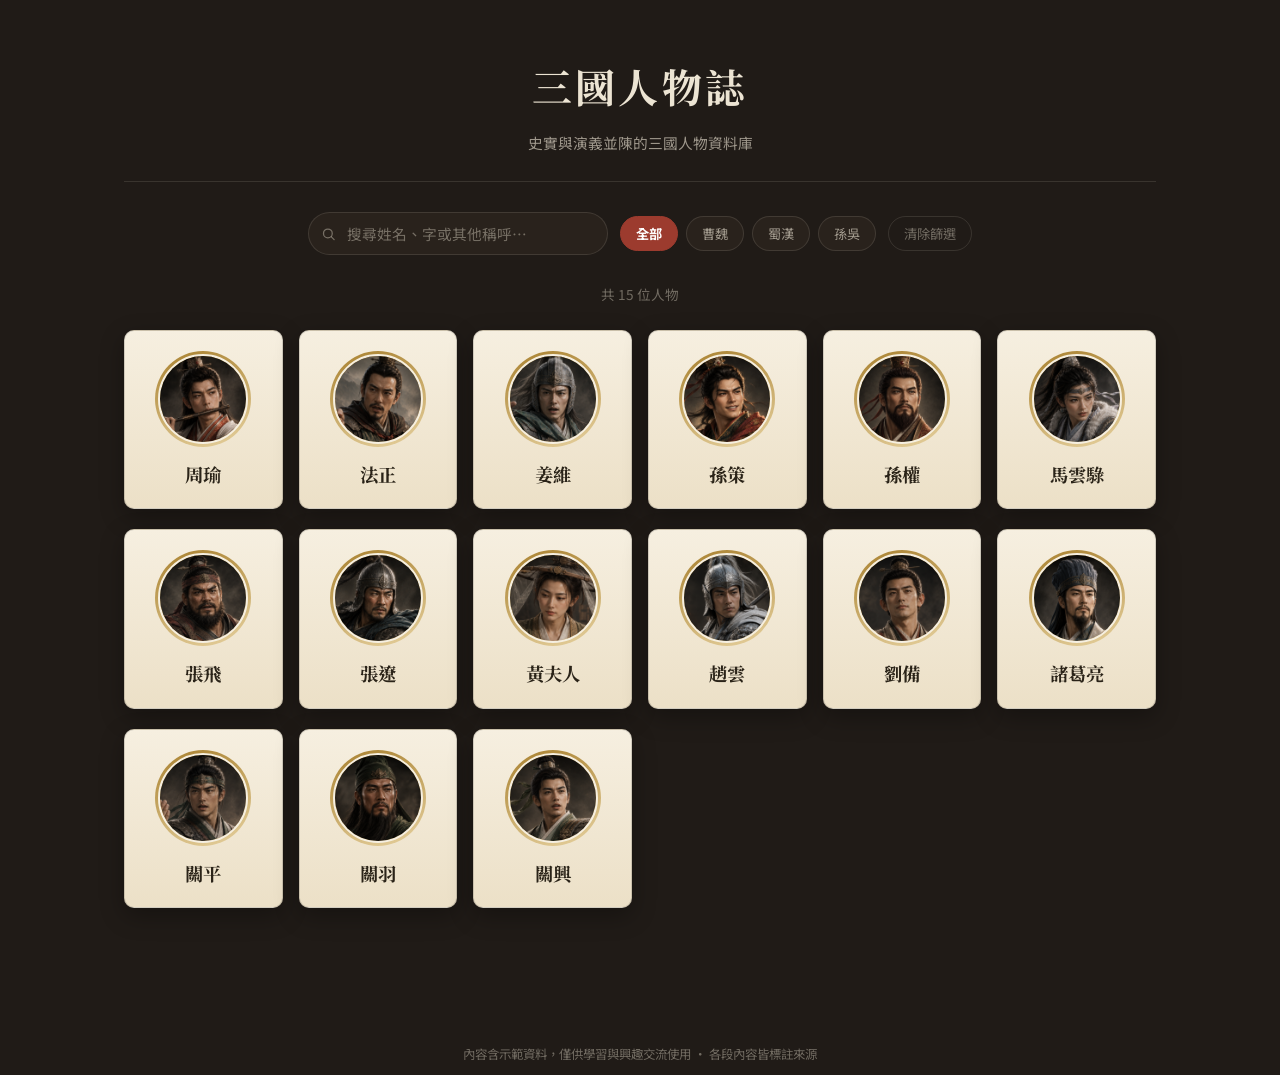
<file: index.html>
<!DOCTYPE html>
<html lang="zh-Hant">
<head>
<meta charset="UTF-8" />
<meta name="viewport" content="width=device-width, initial-scale=1.0" />
<title>三國人物誌</title>
<link rel="preconnect" href="https://fonts.googleapis.com" />
<link rel="preconnect" href="https://fonts.gstatic.com" crossorigin />
<link
  href="https://fonts.googleapis.com/css2?family=Noto+Serif+TC:wght@600;700&family=Noto+Sans+TC:wght@400;500;700&display=swap"
  rel="stylesheet"
/>
<link rel="stylesheet" href="css/style.css" />
</head>
<body>
  <div class="page">
    <header class="site-header">
      <h1 class="site-title">三國人物誌</h1>
      <p class="site-subtitle">史實與演義並陳的三國人物資料庫</p>
    </header>

    <div class="filter-bar">
      <div class="search-box">
        <svg viewBox="0 0 24 24" fill="none" stroke-width="2" stroke-linecap="round" stroke-linejoin="round" aria-hidden="true">
          <circle cx="11" cy="11" r="7"></circle>
          <line x1="21" y1="21" x2="16.65" y2="16.65"></line>
        </svg>
        <label class="sr-only" for="search-input">搜尋姓名或字號</label>
        <input type="text" id="search-input" placeholder="搜尋姓名、字或其他稱呼…" autocomplete="off" />
      </div>

      <div class="faction-pills" id="faction-pills" role="group" aria-label="依勢力篩選"></div>

      <button type="button" class="clear-btn" id="clear-btn">清除篩選</button>
    </div>

    <p class="result-count" id="result-count" aria-live="polite"></p>

    <main class="card-grid" id="card-grid"></main>

    <p class="empty-state" id="empty-state" hidden>沒有符合條件的人物，換個關鍵字或勢力篩選看看吧。</p>
  </div>

  <footer class="site-footer">內容含示範資料，僅供學習與興趣交流使用 · 各段內容皆標註來源</footer>

  <script src="js/common.js"></script>
  <script src="js/main.js"></script>
</body>
</html>
</file>
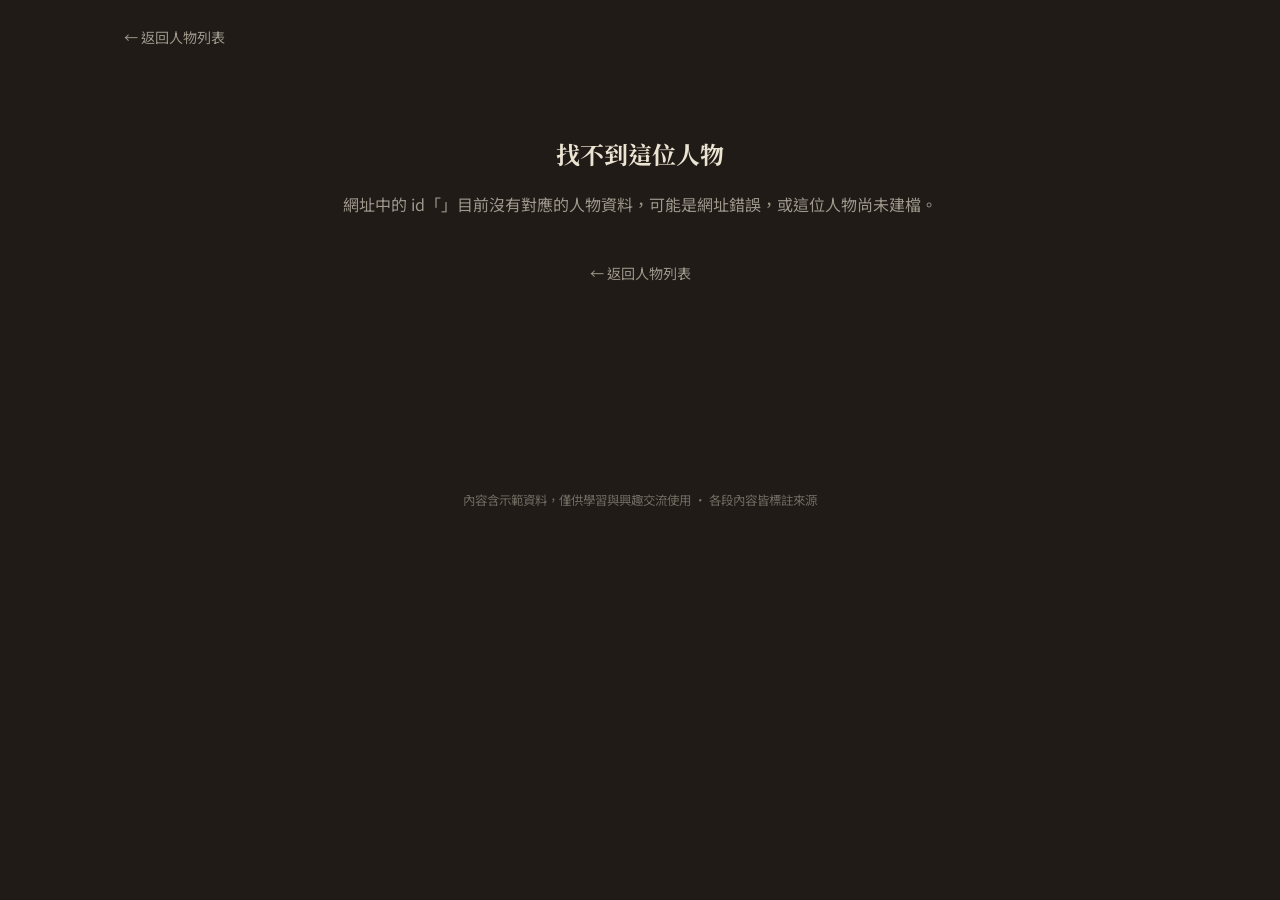
<file: character.html>
<!DOCTYPE html>
<html lang="zh-Hant">
<head>
<meta charset="UTF-8" />
<meta name="viewport" content="width=device-width, initial-scale=1.0" />
<title>人物介紹 - 三國人物誌</title>
<link rel="preconnect" href="https://fonts.googleapis.com" />
<link rel="preconnect" href="https://fonts.gstatic.com" crossorigin />
<link
  href="https://fonts.googleapis.com/css2?family=Noto+Serif+TC:wght@600;700&family=Noto+Sans+TC:wght@400;500;700&display=swap"
  rel="stylesheet"
/>
<link rel="stylesheet" href="css/style.css" />
</head>
<body>
  <div class="page">
    <a href="index.html" class="back-link">← 返回人物列表</a>

    <div id="char-root">
      <p class="loading-state">載入中…</p>
    </div>
  </div>

  <footer class="site-footer">內容含示範資料，僅供學習與興趣交流使用 · 各段內容皆標註來源</footer>

  <script src="js/common.js"></script>
  <script src="js/character.js"></script>
</body>
</html>
</file>
<file: css/style.css>
/* ============================================================
   三國人物誌 - style.css
   設計方向：深墨/深褐背景 + 米白宣紙內容卡片，朱砂暗紅為主要強調色，
   史實生平用黛青、演義生平用暗紅作為時間線識別色，金色僅作為
   細線點綴。避免卷軸竹簡與過度裝飾，維持現代、乾淨、易讀。
   ============================================================ */

:root {
  /* 背景 */
  --bg: #201b17;
  --bg-2: #29221c;
  --line: rgba(236, 228, 211, 0.12);

  /* 內容區（宣紙色卡片） */
  --parchment: #f6efe0;
  --parchment-2: #ece0c7;
  --text-on-parchment: #2a2318;
  --text-on-parchment-muted: rgba(42, 35, 24, 0.64);

  /* 頁面文字（深底之上） */
  --text: #ece4d3;
  --text-muted: rgba(236, 228, 211, 0.62);
  --text-faint: rgba(236, 228, 211, 0.4);

  /* 朱砂暗紅：主要強調色 */
  --accent: #9c3b2e;
  --accent-soft: rgba(156, 59, 46, 0.15);
  --accent-border: rgba(156, 59, 46, 0.45);

  /* 黛青（史實生平識別色） */
  --historical: #33606a;
  --historical-light: #7fc4d1;
  --historical-soft: rgba(51, 96, 106, 0.16);

  /* 暗紅（演義生平識別色，刻意比朱砂更深、更沉，方便與主色區分） */
  --romance: #7a2f2f;
  --romance-soft: rgba(122, 47, 47, 0.16);

  /* 低調金：僅作細線/點綴用 */
  --gold: #a9812f;

  --radius: 10px;
  --shadow: 0 8px 24px rgba(0, 0, 0, 0.3);
  --font-display: "Noto Serif TC", serif;
  --font-body: "Noto Sans TC", sans-serif;
}

* {
  box-sizing: border-box;
}

html {
  scroll-behavior: smooth;
}

body {
  margin: 0;
  min-height: 100vh;
  background: var(--bg);
  color: var(--text);
  font-family: var(--font-body);
  line-height: 1.7;
  -webkit-font-smoothing: antialiased;
}

a {
  color: inherit;
  text-decoration: none;
}

a:focus-visible,
button:focus-visible,
input:focus-visible,
summary:focus-visible {
  outline: 2px solid var(--gold);
  outline-offset: 3px;
}

@media (prefers-reduced-motion: reduce) {
  * {
    animation-duration: 0.001ms !important;
    transition-duration: 0.001ms !important;
  }
}

.sr-only {
  position: absolute;
  width: 1px;
  height: 1px;
  padding: 0;
  margin: -1px;
  overflow: hidden;
  clip: rect(0, 0, 0, 0);
  white-space: nowrap;
  border: 0;
}

/* ---------- 版面容器 ---------- */
.page {
  max-width: 1080px;
  margin: 0 auto;
  padding: 0 24px 96px;
}

/* ---------- 頁首 ---------- */
.site-header {
  padding: 52px 0 26px;
  text-align: center;
  border-bottom: 1px solid var(--line);
  margin-bottom: 30px;
}

.site-title {
  font-family: var(--font-display);
  font-size: clamp(1.9rem, 4.5vw, 2.5rem);
  font-weight: 700;
  letter-spacing: 0.08em;
  margin: 0;
  color: var(--text);
}

.site-subtitle {
  margin: 10px 0 0;
  color: var(--text-muted);
  font-size: 0.92rem;
}

/* ---------- 篩選列 ---------- */
.filter-bar {
  display: flex;
  flex-wrap: wrap;
  gap: 12px;
  align-items: center;
  justify-content: center;
  margin: 0 0 28px;
}

.search-box {
  position: relative;
  flex: 0 1 300px;
}

.search-box input {
  width: 100%;
  padding: 10px 14px 10px 38px;
  border-radius: 999px;
  border: 1px solid var(--line);
  background: var(--bg-2);
  color: var(--text);
  font-family: var(--font-body);
  font-size: 0.92rem;
}

.search-box input::placeholder {
  color: var(--text-faint);
}

.search-box svg {
  position: absolute;
  left: 13px;
  top: 50%;
  transform: translateY(-50%);
  width: 15px;
  height: 15px;
  stroke: var(--text-faint);
  pointer-events: none;
}

.faction-pills {
  display: flex;
  gap: 8px;
  flex-wrap: wrap;
  justify-content: center;
}

.pill {
  border: 1px solid var(--line);
  background: var(--bg-2);
  color: var(--text-muted);
  padding: 7px 15px;
  border-radius: 999px;
  font-size: 0.83rem;
  cursor: pointer;
  font-family: var(--font-body);
}

.pill[aria-pressed="true"] {
  color: #fff;
  border-color: var(--accent);
  background: var(--accent);
  font-weight: 700;
}

.clear-btn {
  border: 1px solid var(--line);
  background: transparent;
  color: var(--text-faint);
  padding: 7px 15px;
  border-radius: 999px;
  font-size: 0.83rem;
  cursor: pointer;
  font-family: var(--font-body);
}

.clear-btn:hover {
  color: var(--text);
  border-color: var(--text-faint);
}

.result-count {
  text-align: center;
  color: var(--text-faint);
  font-size: 0.85rem;
  margin: 0 0 24px;
}

/* ---------- 首頁人物卡片格 ---------- */
.card-grid {
  display: grid;
  grid-template-columns: repeat(auto-fill, minmax(150px, 1fr));
  gap: 20px 16px;
}

@media (max-width: 640px) {
  .card-grid {
    grid-template-columns: repeat(2, 1fr);
  }
}

.char-card {
  display: flex;
  flex-direction: column;
  align-items: center;
  gap: 12px;
  padding: 20px 10px 18px;
  border-radius: var(--radius);
  background: linear-gradient(180deg, var(--parchment), var(--parchment-2));
  box-shadow: var(--shadow);
  border: 1px solid rgba(0, 0, 0, 0.15);
  transition: transform 0.15s ease, box-shadow 0.15s ease;
}

.char-card:hover,
.char-card:focus-visible {
  transform: translateY(-3px);
  box-shadow: 0 14px 30px rgba(0, 0, 0, 0.4);
}

.avatar-ring {
  display: block;
  width: 96px;
  height: 96px;
  border-radius: 50%;
  padding: 3px;
  background: linear-gradient(160deg, var(--gold), #e6d19f);
  flex-shrink: 0;
}

.avatar-ring img {
  width: 100%;
  height: 100%;
  border-radius: 50%;
  display: block;
  object-fit: cover;
  border: 2px solid var(--parchment);
  background: var(--parchment-2);
}

.avatar-ring--lg {
  width: 128px;
  height: 128px;
}

.avatar-ring--lg img {
  border-color: var(--bg);
}

.avatar-ring--sm {
  width: 46px;
  height: 46px;
}

.char-card .char-name {
  font-family: var(--font-display);
  font-weight: 700;
  font-size: 1.15rem;
  color: var(--text-on-parchment);
}

.empty-state,
.loading-state {
  text-align: center;
  padding: 60px 20px;
  color: var(--text-faint);
}

/* ---------- 詳細頁：返回列 / 錯誤頁 ---------- */
.back-link {
  display: inline-flex;
  align-items: center;
  gap: 6px;
  color: var(--text-muted);
  font-size: 0.88rem;
  margin: 26px 0 8px;
}

.back-link:hover {
  color: var(--text);
}

.not-found {
  padding: 60px 10px;
  text-align: center;
}

.not-found h1 {
  font-family: var(--font-display);
  font-size: 1.5rem;
}

.not-found p {
  color: var(--text-muted);
  margin-bottom: 18px;
}

/* ---------- 示範資料徽章 ---------- */
.demo-badge {
  display: inline-block;
  margin: 20px 0 0;
  padding: 6px 14px;
  border-radius: 999px;
  background: var(--accent-soft);
  border: 1px solid var(--accent-border);
  color: #e8a99b;
  font-size: 0.8rem;
}

/* ---------- 詳細頁：人物頭部 ---------- */
.char-hero {
  display: flex;
  gap: 26px;
  align-items: flex-start;
  padding: 26px 0 26px;
  margin-top: 10px;
  border-bottom: 1px solid var(--line);
  flex-wrap: wrap;
}

.char-hero-info {
  flex: 1 1 320px;
  min-width: 0;
}

.char-hero-name {
  font-family: var(--font-display);
  font-size: clamp(1.7rem, 4vw, 2.2rem);
  font-weight: 700;
  margin: 0 0 4px;
  letter-spacing: 0.04em;
}

.char-alias {
  color: var(--accent);
  font-size: 0.92rem;
  margin: 0 0 10px;
}

.char-summary {
  color: var(--text-muted);
  font-size: 1rem;
  margin: 0 0 16px;
  max-width: 60ch;
}

.meta-grid {
  display: flex;
  flex-wrap: wrap;
  gap: 8px 20px;
}

.meta-field {
  display: flex;
  gap: 6px;
  font-size: 0.9rem;
}

.meta-label {
  color: var(--text-faint);
  white-space: nowrap;
  flex-shrink: 0;
}

.meta-value {
  color: var(--text);
  font-weight: 500;
  min-width: 0;
}

/* ---------- 頁籤 ---------- */
.tabs-nav {
  display: flex;
  gap: 4px;
  margin: 26px 0 0;
  border-bottom: 1px solid var(--line);
  overflow-x: auto;
  overflow-y: hidden;
}

.tab-btn {
  font-family: var(--font-display);
  font-size: 0.98rem;
  padding: 12px 20px;
  background: transparent;
  border: none;
  color: var(--text-faint);
  cursor: pointer;
  white-space: nowrap;
  position: relative;
}

.tab-btn:hover {
  color: var(--text-muted);
}

.tab-btn[aria-selected="true"] {
  color: var(--text);
  font-weight: 700;
}

.tab-btn[aria-selected="true"]::after {
  content: "";
  position: absolute;
  left: 14px;
  right: 14px;
  bottom: -1px;
  height: 2px;
  background: var(--accent);
}

/* 依頁籤類型微調底線識別色 */
.tab-btn[data-tab="historical"][aria-selected="true"]::after {
  background: var(--historical);
}
.tab-btn[data-tab="romance"][aria-selected="true"]::after {
  background: var(--romance);
}

.tab-panel {
  padding: 28px 0 10px;
}

.tab-panel[hidden] {
  display: none;
}

/* ---------- 總覽 ---------- */
.section-block {
  margin-bottom: 32px;
}

.section-title {
  font-family: var(--font-display);
  font-size: 1.02rem;
  font-weight: 700;
  color: var(--text);
  margin: 0 0 14px;
  padding-left: 12px;
  border-left: 3px solid var(--accent);
}

.paraphrase-text {
  color: var(--text);
  font-size: 1rem;
  line-height: 1.9;
  margin: 0 0 8px;
}

.plain-card {
  padding: 14px 18px;
  border-radius: var(--radius);
  background: var(--bg-2);
  border: 1px solid var(--line);
}

.plain-card p {
  margin: 0 0 8px;
}

/* 可展開的「查看史料原文」區塊 */
.original-text-toggle {
  margin: 6px 0 12px;
  padding: 10px 14px;
  border-radius: var(--radius);
  background: rgba(0, 0, 0, 0.18);
  border: 1px solid var(--line);
}

.original-text-toggle summary {
  cursor: pointer;
  font-size: 0.85rem;
  color: var(--gold);
  font-weight: 500;
  list-style: revert;
}

.original-text-toggle summary:hover {
  color: #e6c47f;
}

.original-text-toggle[open] summary {
  margin-bottom: 10px;
}

/* 逐字引文一律用 blockquote，跟白話整理內容明確區隔 */
.original-text {
  margin: 0 0 6px;
  padding: 10px 14px;
  border-left: 2px solid var(--gold);
  background: rgba(169, 129, 47, 0.06);
  font-family: var(--font-display);
  font-size: 0.94rem;
  color: var(--text);
  line-height: 1.85;
}

.original-text-source {
  display: flex;
  flex-wrap: wrap;
  gap: 6px;
  align-items: baseline;
  font-size: 0.76rem;
  color: var(--text-faint);
  margin: 0 0 14px;
}

.original-text-source:last-child {
  margin-bottom: 0;
}

/* 年代推定／不同記載／可信度說明 */
.uncertainty-note {
  margin: 6px 0 12px;
  padding: 10px 14px;
  border-radius: var(--radius);
  background: rgba(169, 129, 47, 0.08);
  border: 1px dashed rgba(169, 129, 47, 0.4);
}

.uncertainty-label {
  display: block;
  font-size: 0.72rem;
  color: #d9b463;
  font-weight: 700;
  margin-bottom: 4px;
}

.uncertainty-note p {
  margin: 0;
  color: var(--text-muted);
  font-size: 0.88rem;
}

/* 來源標籤：整站共用 */
.citations {
  display: block;
  margin-bottom: 10px;
}

.source-chip {
  display: inline-flex;
  flex-wrap: wrap;
  gap: 6px;
  align-items: baseline;
  font-size: 0.78rem;
  color: var(--text-faint);
  margin: 0 8px 4px 0;
}

.source-chip--missing {
  color: #e0a89e;
  border: 1px dashed rgba(224, 168, 158, 0.5);
  border-radius: 6px;
  padding: 2px 8px;
}

.source-kind {
  padding: 1px 8px;
  border-radius: 999px;
  background: rgba(169, 129, 47, 0.16);
  border: 1px solid rgba(169, 129, 47, 0.4);
  color: #d9b463;
  font-size: 0.72rem;
}

.source-title {
  color: var(--text-muted);
}

.source-locator {
  color: var(--text-faint);
}

.source-locator::before {
  content: "· ";
}

.source-note::before {
  content: "· ";
}

/* 所屬勢力歷程 */
.faction-stage-list {
  list-style: none;
  margin: 0;
  padding: 0;
  display: flex;
  flex-direction: column;
  gap: 12px;
}

.faction-stage {
  display: flex;
  gap: 16px;
  align-items: flex-start;
  padding: 16px 18px;
  border-radius: var(--radius);
  background: var(--bg-2);
  border: 1px solid var(--line);
}

a.faction-stage.is-link {
  cursor: pointer;
  transition: border-color 0.15s ease, transform 0.15s ease;
}

a.faction-stage.is-link:hover {
  border-color: var(--accent);
  transform: translateY(-1px);
}

.faction-stage-person {
  font-family: var(--font-display);
  font-weight: 700;
  font-size: 1.02rem;
}

.faction-stage-faction {
  color: var(--gold);
  font-size: 0.85rem;
  margin-top: 2px;
}

.faction-stage-period {
  color: var(--text-faint);
  font-size: 0.8rem;
  margin-top: 2px;
  display: flex;
  align-items: center;
  gap: 8px;
  flex-wrap: wrap;
}

.uncertain-flag {
  display: inline-block;
  padding: 1px 8px;
  border-radius: 999px;
  font-size: 0.7rem;
  color: #d9b463;
  border: 1px solid rgba(169, 129, 47, 0.4);
  background: rgba(169, 129, 47, 0.12);
}

/* 同一人物合併成一張卡片時，第二段之後的階段用一條淡虛線隔開，
   視覺上表達「同一人的下一個階段」而不是另一則獨立紀錄 */
.faction-stage-segment.has-divider {
  margin-top: 10px;
  padding-top: 10px;
  border-top: 1px dashed var(--line);
}

/* 官職與爵位 */
.rank-list {
  list-style: none;
  margin: 0;
  padding: 0;
  display: flex;
  flex-direction: column;
  gap: 10px;
}

.rank-item {
  display: flex;
  flex-wrap: wrap;
  align-items: baseline;
  gap: 6px 12px;
  padding: 12px 16px;
  border-radius: var(--radius);
  background: var(--bg-2);
  border: 1px solid var(--line);
}

.rank-title {
  font-weight: 700;
}

.rank-period {
  color: var(--text-faint);
  font-size: 0.85rem;
}

/* 親屬表格（桌面）／卡片（手機） */
.table-scroll {
  overflow-x: auto;
}

.relative-table {
  width: 100%;
  border-collapse: collapse;
  font-size: 0.92rem;
}

.relative-table th,
.relative-table td {
  text-align: left;
  padding: 12px 14px;
  border-bottom: 1px solid var(--line);
  vertical-align: top;
}

/* 「關係」欄位內容通常很短（妻/長子/次子…），強制不換行，
   避免因欄寬不足被硬擠成兩行 */
.relative-table td:nth-child(2) {
  white-space: nowrap;
}

.relative-table th {
  color: var(--text-faint);
  font-weight: 500;
  font-size: 0.82rem;
}

.rel-person-cell {
  display: flex;
  align-items: center;
  gap: 12px;
  white-space: nowrap;
}

/* 沒有頭像的親屬（例如不打算建檔的父母），姓名往右縮一點對齊有頭像的那些人 */
.rel-person-cell--no-avatar {
  display: inline-block;
  padding-left: 58px;
  font-weight: 700;
  font-family: var(--font-display);
  font-size: 1.05rem;
}

.rel-name-text {
  font-family: var(--font-display);
  font-weight: 700;
  font-size: 1.05rem;
}

a.rel-person-cell.is-link:hover span {
  text-decoration: underline;
  text-decoration-color: var(--accent);
}

.nature-badge {
  display: inline-block;
  padding: 2px 10px;
  border-radius: 999px;
  font-size: 0.76rem;
  border: 1px solid;
  white-space: nowrap;
}

.nature-badge[data-nature="record"] {
  color: #9fc0a3;
  border-color: rgba(159, 192, 163, 0.4);
  background: rgba(159, 192, 163, 0.1);
}

.nature-badge[data-nature="fiction"] {
  color: #e0a89e;
  border-color: rgba(224, 168, 158, 0.4);
  background: rgba(224, 168, 158, 0.1);
}

/* 一筆親屬同時有「正史關係」與「演義設定」兩層時，分兩行顯示，
   不要擠成一句話混在一起（例如桃園三兄弟、孫策與周瑜） */
.rel-relation-line {
  margin-bottom: 4px;
}

.rel-relation-line:last-child {
  margin-bottom: 0;
}

.rel-relation-line--fiction {
  color: var(--text-faint);
  font-size: 0.88em;
}

td[data-label="資料性質"] > div {
  margin-bottom: 6px;
}

td[data-label="資料性質"] > div:last-child {
  margin-bottom: 0;
}

@media (max-width: 640px) {
  .relative-table thead {
    display: none;
  }
  .relative-table,
  .relative-table tbody,
  .relative-table tr,
  .relative-table td {
    display: block;
    width: 100%;
  }
  .relative-table tr {
    margin-bottom: 12px;
    border-radius: var(--radius);
    background: var(--bg-2);
    border: 1px solid var(--line);
    padding: 4px 0;
  }
  .relative-table td {
    border-bottom: none;
    padding: 8px 14px;
    display: flex;
    justify-content: space-between;
    gap: 10px;
  }
  .relative-table td.person-cell {
    display: block;
  }
  .relative-table td:not(.person-cell)::before {
    content: attr(data-label);
    color: var(--text-faint);
    font-size: 0.78rem;
    flex-shrink: 0;
  }
}

/* 評價 */
.quote-card {
  padding: 16px 18px;
  border-radius: var(--radius);
  background: var(--bg-2);
  border: 1px solid var(--line);
  border-left: 3px solid var(--accent);
  margin-bottom: 12px;
}

.quote-meta {
  display: flex;
  align-items: baseline;
  gap: 10px;
  margin-bottom: 6px;
}

.quote-evaluator {
  font-family: var(--font-display);
  font-weight: 700;
  font-size: 0.98rem;
  color: var(--text);
}

.quote-era {
  color: var(--text-faint);
  font-size: 0.8rem;
}

.quote-context {
  color: var(--text-muted);
  font-size: 0.86rem;
  margin: 0 0 8px;
}

.quote-card .original-text,
.quote-card .paraphrase-text {
  margin-bottom: 8px;
}

/* ---------- 史實 / 演義生平：縱向時間線 ---------- */
.timeline-list {
  list-style: none;
  margin: 0;
  padding: 0;
}

.timeline-item {
  display: grid;
  grid-template-columns: 128px 26px 1fr;
  gap: 0 14px;
}

@media (max-width: 640px) {
  .timeline-item {
    grid-template-columns: 20px 1fr;
  }
  .timeline-period-col {
    display: none;
  }
  .timeline-period-inline {
    display: inline-block !important;
  }
}

.timeline-period-col {
  padding-top: 4px;
  text-align: right;
  color: var(--text-faint);
  font-size: 0.82rem;
}

.timeline-period-inline {
  display: none;
  font-size: 0.78rem;
  color: var(--text-faint);
  margin-bottom: 4px;
}

.timeline-track {
  position: relative;
  display: flex;
  justify-content: center;
}

.timeline-track::before {
  content: "";
  position: absolute;
  top: 4px;
  bottom: -24px;
  width: 2px;
  background: var(--line);
}

.timeline-item:last-child .timeline-track::before {
  display: none;
}

.timeline-dot {
  position: relative;
  z-index: 1;
  width: 11px;
  height: 11px;
  border-radius: 50%;
  margin-top: 5px;
  background: var(--accent);
  box-shadow: 0 0 0 3px var(--bg);
}

.timeline-item--historical .timeline-dot {
  background: var(--historical);
}
.timeline-item--romance .timeline-dot {
  background: var(--romance);
}

.timeline-content {
  padding-bottom: 26px;
}

.timeline-title {
  font-family: var(--font-display);
  font-size: 1.02rem;
  margin: 0 0 8px;
}

.timeline-item--historical .timeline-title {
  color: var(--historical-light);
}
.timeline-item--romance .timeline-title {
  color: #d98f8f;
}

.diff-note {
  margin-top: 10px;
  padding: 10px 14px;
  border-radius: var(--radius);
  background: var(--romance-soft);
  border: 1px solid rgba(122, 47, 47, 0.35);
}

.diff-note p {
  margin: 4px 0 0;
  color: var(--text-muted);
  font-size: 0.9rem;
}

.diff-label {
  font-size: 0.75rem;
  color: #d98f8f;
  font-weight: 700;
}

/* ---------- 著作 ---------- */
.work-entry {
  padding: 18px 20px;
  border-radius: var(--radius);
  background: var(--bg-2);
  border: 1px solid var(--line);
  margin-bottom: 14px;
}

.work-title {
  font-family: var(--font-display);
  font-weight: 700;
  font-size: 1.05rem;
  color: var(--accent);
  margin: 0 0 10px;
}

/* 類型／現存狀況／歸屬狀態：改成一格一格的小標籤，不再黏成一整行 */
.work-meta-grid {
  display: flex;
  flex-wrap: wrap;
  gap: 8px 20px;
  margin-bottom: 12px;
  padding-bottom: 12px;
  border-bottom: 1px dashed var(--line);
}

.work-meta-field {
  display: flex;
  flex-direction: column;
  gap: 2px;
  font-size: 0.85rem;
}

.work-meta-label {
  color: var(--text-faint);
  font-size: 0.72rem;
}

.work-meta-value {
  color: var(--text);
}

/* 收錄文獻／原文摘錄：各自獨立一個子區塊，跟簡介分開 */
.work-subsection {
  margin-top: 12px;
}

.work-subsection-label {
  display: block;
  font-size: 0.72rem;
  color: var(--gold);
  font-weight: 700;
  margin-bottom: 6px;
}

.work-anthology {
  color: var(--text-muted);
  font-size: 0.9rem;
  margin: 0;
}

.work-entry .paraphrase-text {
  font-size: 0.94rem;
}

.original-text-paragraph {
  margin: 0 0 10px;
}

.original-text-paragraph:last-child {
  margin-bottom: 0;
}

.version-note {
  margin: 10px 0 0;
  padding: 10px 14px;
  border-radius: var(--radius);
  background: rgba(169, 129, 47, 0.06);
  border: 1px dashed rgba(169, 129, 47, 0.35);
  font-size: 0.82rem;
  color: var(--text-muted);
  line-height: 1.7;
}

.version-note-label {
  display: block;
  font-size: 0.7rem;
  color: #d9b463;
  font-weight: 700;
  margin-bottom: 4px;
}

.work-entry .citations {
  margin-top: 12px;
}

/* ---------- footer ---------- */
.site-footer {
  text-align: center;
  color: var(--text-faint);
  font-size: 0.78rem;
  padding: 40px 0 10px;
}
</file>
